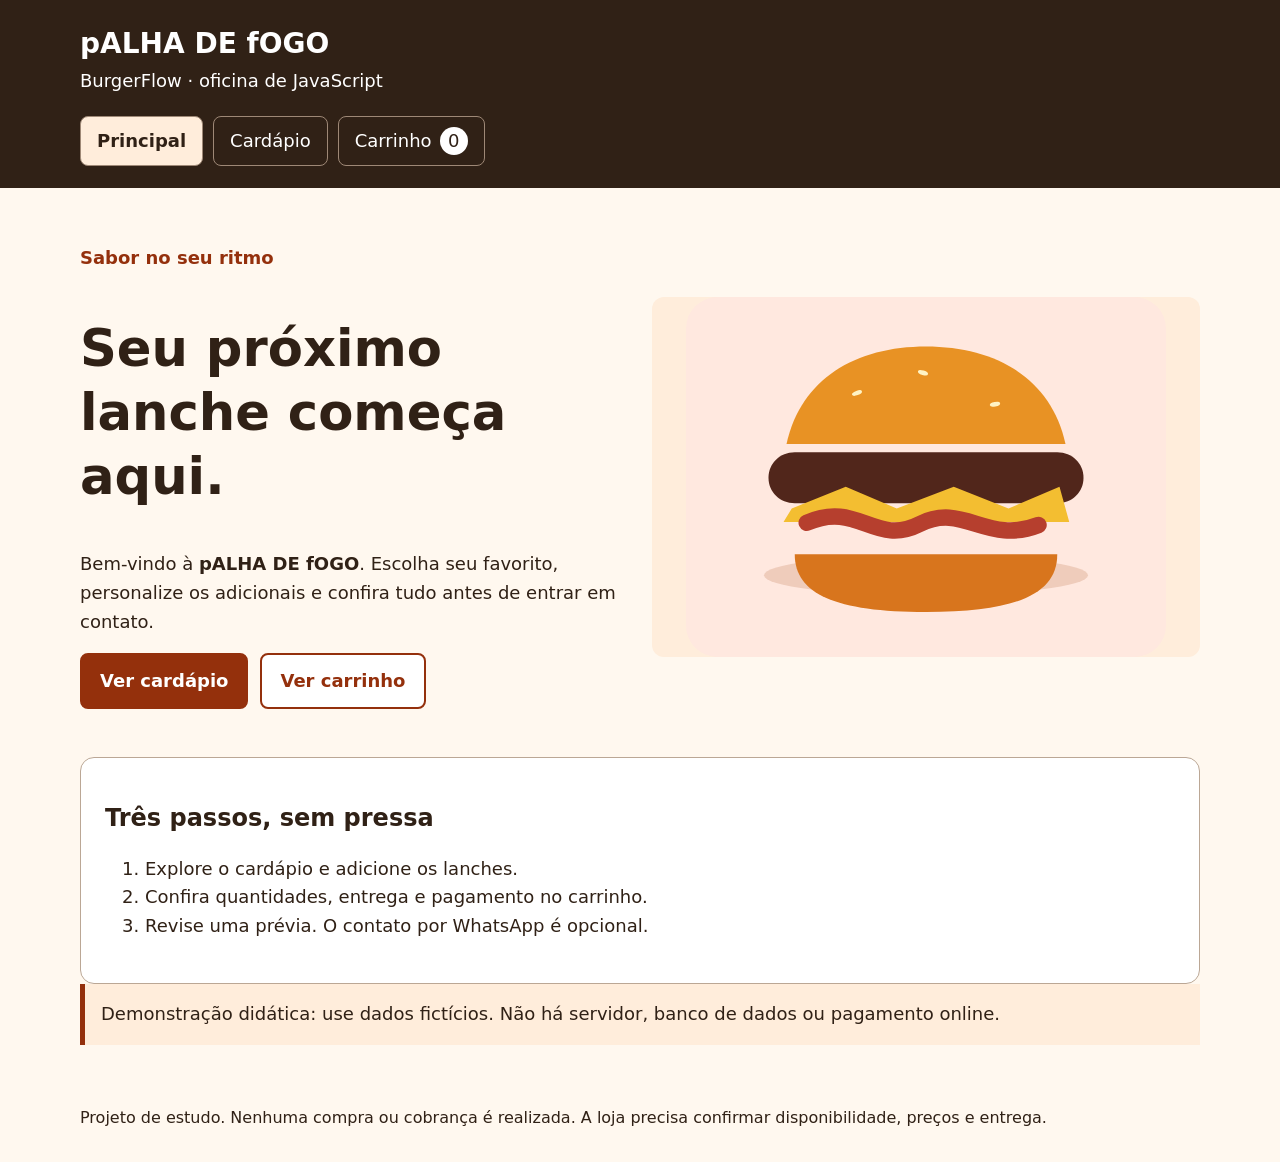
<file: ProjetoSemana3/index.html>
<!DOCTYPE html>
<html lang="pt-BR">
<head>
<meta charset="UTF-8">
<meta name="viewport" content="width=device-width, initial-scale=1.0">
<title>Principal — BurgerFlow</title>
<link rel="icon" href="img/burger-bacon.svg" type="image/svg+xml">
<link rel="stylesheet" href="css/estilo.css">
<script src="js/configuracao.js" defer>
</script>
<script src="js/regras.js" defer>
</script>
<script src="js/carrinho.js" defer>
</script>
<script src="js/app.js" defer>
</script>
</head>
<body>
<a class="pular" href="#conteudo">Pular para o conteúdo</a>
<header>
<div class="container">
<p class="marca" id="nome-loja">Fogo de Palha</p>
<p>BurgerFlow · oficina de JavaScript</p>
<nav aria-label="Navegação principal">
<a href="index.html" aria-current="page">Principal</a>
<a href="cardapio.html">Cardápio</a>
<a href="carrinho.html">Carrinho <span data-contador>0</span>
</a>
</nav>
</div>
</header>
<main class="container" id="conteudo">
<noscript><p class="aviso">Ative o JavaScript para adicionar e revisar os lanches. Nada é enviado por este formulário.</p></noscript>
<section class="hero colunas">
<div>
<p class="etapa">Sabor no seu ritmo</p>
<h1>Seu próximo lanche começa aqui.</h1>
<p>Bem-vindo à <strong data-nome-loja>Fogo de Palha</strong>. Escolha seu favorito, personalize os adicionais e confira tudo antes de entrar em contato.</p>
<div class="acoes">
<a class="botao" href="cardapio.html">Ver cardápio</a>
<a class="botao secundario" href="carrinho.html">Ver carrinho</a>
</div>
</div>
<img class="produto destaque" src="img/burger-bacon.svg" width="640" height="420" alt="Ilustração de hambúrguer com queijo, bacon e pão dourado">
</section>
<section class="cartao">
<h2>Três passos, sem pressa</h2>
<ol>
<li>Explore o cardápio e adicione os lanches.</li>
<li>Confira quantidades, entrega e pagamento no carrinho.</li>
<li>Revise uma prévia. O contato por WhatsApp é opcional.</li>
</ol>
</section>
<p class="aviso">Demonstração didática: use dados fictícios. Não há servidor, banco de dados ou pagamento online.</p>
<p id="status-armazenamento" role="status">
</p>
<noscript>
<p>Ative o JavaScript para montar seu carrinho.</p>
</noscript>
</main>
<footer class="container">Projeto de estudo. Nenhuma compra ou cobrança é realizada. A loja precisa confirmar disponibilidade, preços e entrega.</footer>
</body>
</html>
</file>
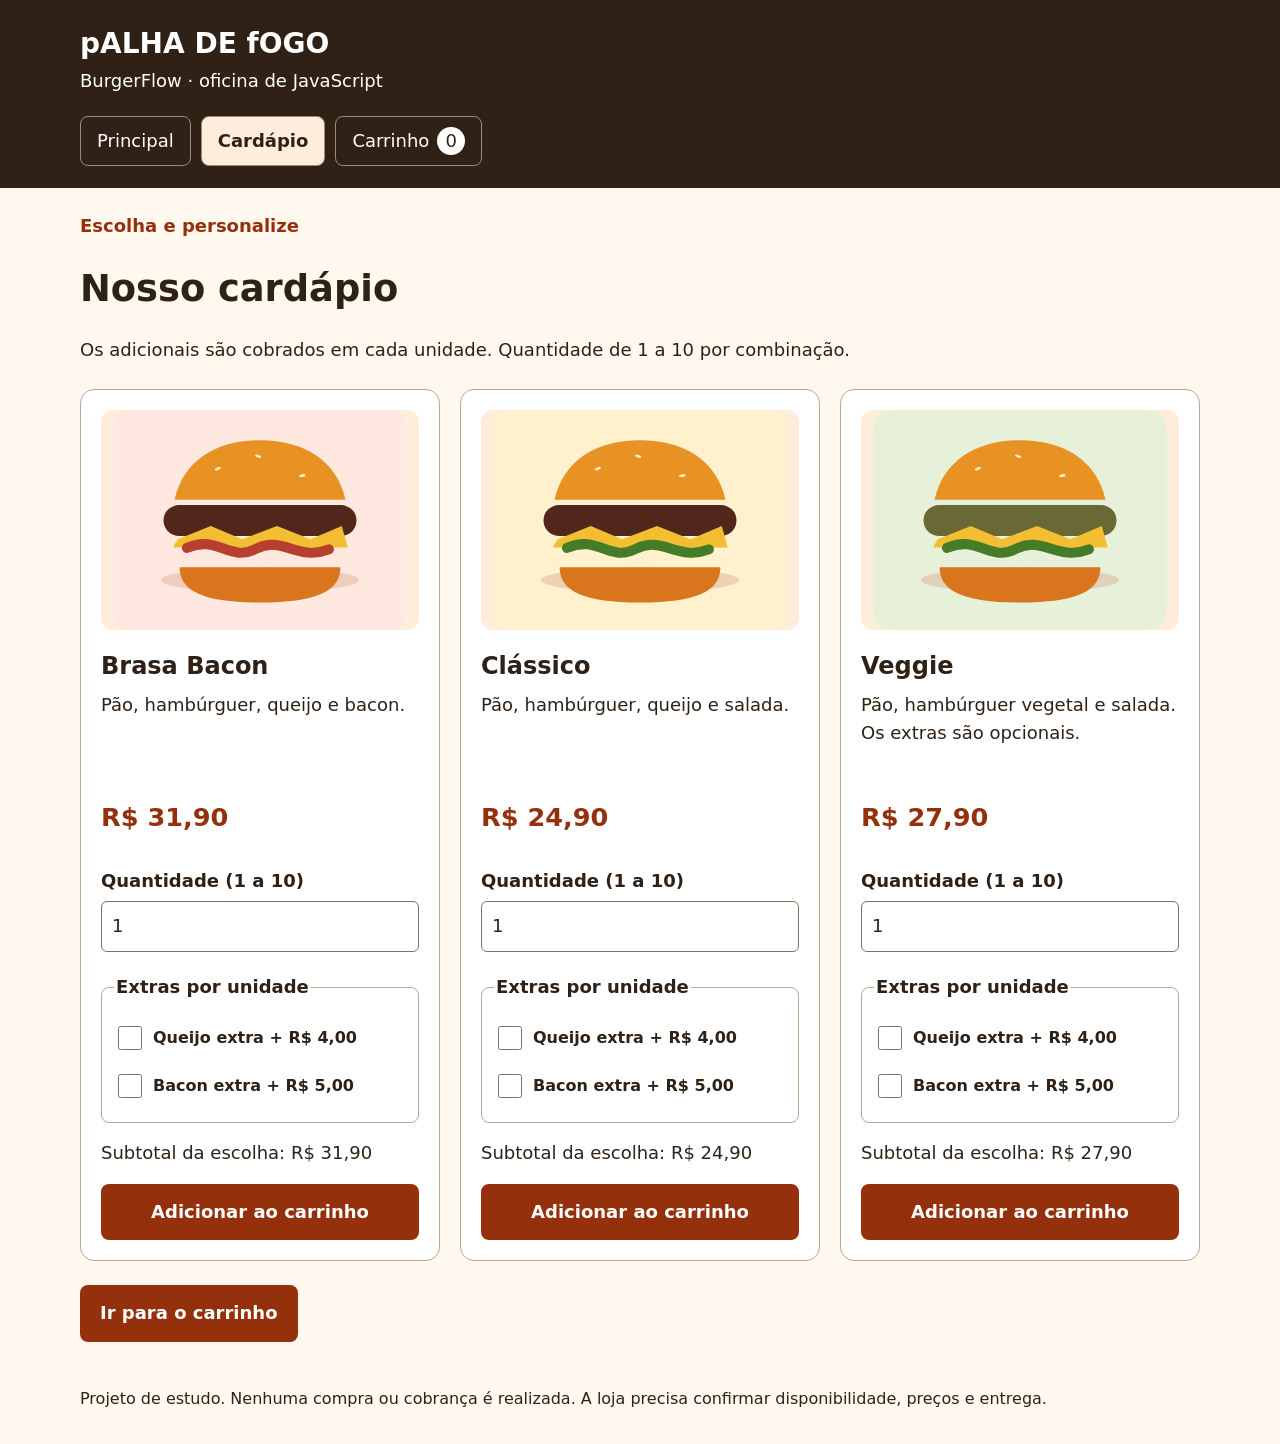
<file: ProjetoSemana3/cardapio.html>
<!DOCTYPE html>
<html lang="pt-BR">
<head>
<meta charset="UTF-8">
<meta name="viewport" content="width=device-width, initial-scale=1.0">
<title>Cardápio — BurgerFlow</title>
<link rel="icon" href="img/burger-bacon.svg" type="image/svg+xml">
<link rel="stylesheet" href="css/estilo.css">
<script src="js/configuracao.js" defer>
</script>
<script src="js/regras.js" defer>
</script>
<script src="js/carrinho.js" defer>
</script>
<script src="js/app.js" defer>
</script>
<script src="js/cardapio.js" defer>
</script>
</head>
<body>
<a class="pular" href="#conteudo">Pular para o conteúdo</a>
<header>
<div class="container">
<p class="marca" id="nome-loja">Fogo de Palha</p>
<p>BurgerFlow · oficina de JavaScript</p>
<nav aria-label="Navegação principal">
<a href="index.html">Principal</a>
<a href="cardapio.html" aria-current="page">Cardápio</a>
<a href="carrinho.html">Carrinho <span data-contador>0</span>
</a>
</nav>
</div>
</header>
<main class="container" id="conteudo">
<noscript><p class="aviso">Ative o JavaScript para adicionar e revisar os lanches. Nada é enviado por este formulário.</p></noscript>
<p class="etapa">Escolha e personalize</p>
<h1>Nosso cardápio</h1>
<p>Os adicionais são cobrados em cada unidade. Quantidade de 1 a 10 por combinação.</p>
<p id="status-armazenamento" role="status">
</p>
<div class="catalogo" id="catalogo">
</div>
<p id="feedback" role="status" tabindex="-1"></p>
<a class="botao" href="carrinho.html">Ir para o carrinho</a>
</main>
<footer class="container">Projeto de estudo. Nenhuma compra ou cobrança é realizada. A loja precisa confirmar disponibilidade, preços e entrega.</footer>
</body>
</html>
</file>
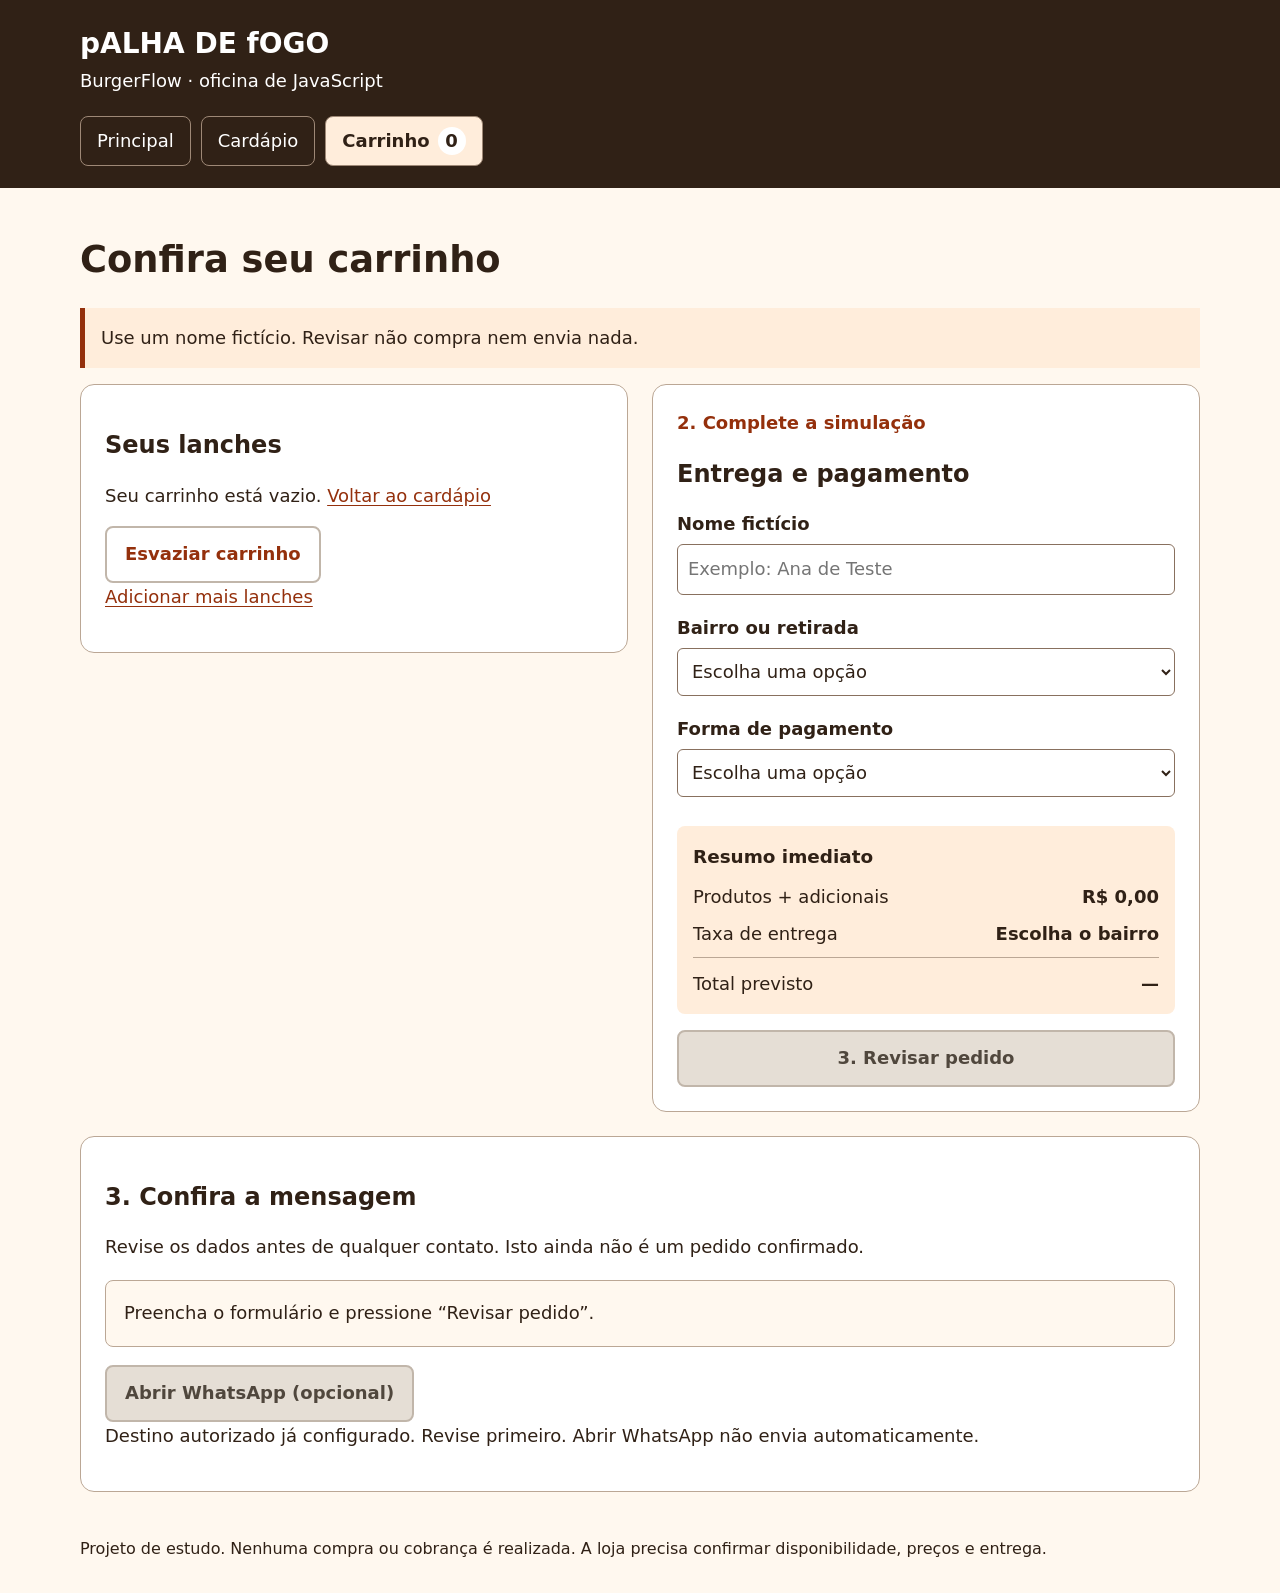
<file: ProjetoSemana3/carrinho.html>
<!DOCTYPE html>
<html lang="pt-BR">
<head>
<meta charset="UTF-8">
<meta name="viewport" content="width=device-width, initial-scale=1.0">
<title>Carrinho — BurgerFlow</title>
<link rel="icon" href="img/burger-bacon.svg" type="image/svg+xml">
<link rel="stylesheet" href="css/estilo.css">
<script src="js/configuracao.js" defer>
</script>
<script src="js/regras.js" defer>
</script>
<script src="js/carrinho.js" defer>
</script>
<script src="js/app.js" defer>
</script>
<script src="js/carrinho-pagina.js" defer>
</script>
</head>
<body>
<a class="pular" href="#conteudo">Pular para o conteúdo</a>
<header>
<div class="container">
<p class="marca" id="nome-loja">Fogo de Palha</p>
<p>BurgerFlow · oficina de JavaScript</p>
<nav aria-label="Navegação principal">
<a href="index.html">Principal</a>
<a href="cardapio.html">Cardápio</a>
<a href="carrinho.html" aria-current="page">Carrinho <span data-contador>0</span>
</a>
</nav>
</div>
</header>
<main class="container" id="conteudo">
<noscript><p class="aviso">Ative o JavaScript para adicionar e revisar os lanches. Nada é enviado por este formulário.</p></noscript>
<h1>Confira seu carrinho</h1>
<p class="aviso">Use um nome fictício. Revisar não compra nem envia nada.</p>
<p id="status-armazenamento" role="status" tabindex="-1">
</p>        <form id="formulario" novalidate>
            <div class="colunas">
<section class="cartao">
<h2>Seus lanches</h2>
<div id="itens-carrinho">
</div>
<p id="carrinho-vazio">Seu carrinho está vazio. <a href="cardapio.html">Voltar ao cardápio</a>
</p>
<button id="esvaziar" type="button" class="secundario">Esvaziar carrinho</button>
<p>
<a href="cardapio.html">Adicionar mais lanches</a>
</p>
</section>                <section class="cartao" aria-labelledby="titulo-dados">
                    <p class="etapa">2. Complete a simulação</p>
                    <h2 id="titulo-dados">Entrega e pagamento</h2>
                    <label for="nome">Nome fictício</label>
                    <input id="nome" name="nome" type="text" minlength="3" maxlength="60" autocomplete="off" placeholder="Exemplo: Ana de Teste" required>
                    <label for="bairro">Bairro ou retirada</label>
                    <select id="bairro" name="bairro" required>
                        <option value="">Escolha uma opção</option>
                        <option value="centro">Centro — taxa de R$ 5,00</option>
                        <option value="sao-judas">São Judas — taxa de R$ 7,00</option>
                        <option value="retirada">Retirada — sem taxa</option>
                    </select>
                    <label for="pagamento">Forma de pagamento</label>
                    <select id="pagamento" name="pagamento" required>
                        <option value="">Escolha uma opção</option>
                        <option value="pix">Pix</option>
                        <option value="cartao">Cartão</option>
                        <option value="dinheiro">Dinheiro</option>
                    </select>
                    <div id="campo-troco" hidden>
                        <label for="troco">Vai pagar com quanto? (opcional)</label>
                        <input id="troco" name="troco" type="number" min="0" step="0.01" inputmode="decimal" disabled aria-describedby="ajuda-troco">
                        <small id="ajuda-troco">Exemplo: 100. Deixe vazio se não precisar de troco. Não informe dados de cartão.</small>
                    </div>
                    <section class="resumo" aria-label="Valores previstos" aria-live="polite" aria-atomic="true">
                        <h3>Resumo imediato</h3>
                        <dl>
                            <div>
<dt>Produtos + adicionais</dt>
<dd id="subtotal">—</dd>
</div>
                            <div>
<dt>Taxa de entrega</dt>
<dd id="taxa">Escolha o bairro</dd>
</div>
                            <div class="total">
<dt>Total previsto</dt>
<dd id="total">—</dd>
</div>
                        </dl>
                    </section>
                    <p id="erro" class="erro" role="alert" tabindex="-1">
</p>
                    <button id="revisar" type="submit" disabled>3. Revisar pedido</button>
                </section>
            </div>
        </form>
        <section class="cartao revisao" aria-labelledby="titulo-revisao">
            <h2 id="titulo-revisao">3. Confira a mensagem</h2>
            <p>Revise os dados antes de qualquer contato. Isto ainda não é um pedido confirmado.</p>
            <pre id="mensagem" tabindex="0" aria-live="polite">Preencha o formulário e pressione “Revisar pedido”.</pre>
            <button id="whatsapp" type="button" disabled aria-describedby="aviso-whatsapp">Abrir WhatsApp (opcional)</button>
            <p id="aviso-whatsapp">Destino autorizado já configurado. Revise primeiro. Abrir WhatsApp não envia automaticamente.</p>
        </section>
</main>
<footer class="container">Projeto de estudo. Nenhuma compra ou cobrança é realizada. A loja precisa confirmar disponibilidade, preços e entrega.</footer>
</body>
</html>
</file>
<file: ProjetoSemana3/css/estilo.css>
/* Personalize as cores aqui. Mantenha contraste entre texto e fundo. */
:root {
    --fundo: #fff8ef;
    --papel: #ffffff;
    --texto: #302116;
    --destaque: #94300c;
    --borda: #bba795;
    --suave: #ffeddb;
}
* { box-sizing: border-box; }
body { margin: 0; background: var(--fundo); color: var(--texto); font: 1.125rem/1.6 system-ui, sans-serif; }
.container { width: min(1120px, 100% - 40px); margin: auto; }
header { background: var(--texto); color: white; padding: 22px 0; }
header p { margin: 0; }
.marca { font-size: 1.75rem; font-weight: 800; }
main { padding: 24px 0; }
h1 { font-size: clamp(1.65rem, 4vw, 2.3rem); line-height: 1.25; }
h2 { font-size: 1.5rem; line-height: 1.35; }
h3 { margin: 0; font-size: 1.15rem; }
p { margin: 0 0 16px; }
.aviso { padding: 16px; border-left: 5px solid var(--destaque); background: var(--suave); }
.colunas { display: grid; grid-template-columns: 1fr 1fr; gap: 24px; align-items: start; }
.cartao { background: var(--papel); border: 1px solid var(--borda); border-radius: 14px; padding: 24px; }
.etapa { color: var(--destaque); font-weight: 750; }
.produto { display: block; width: 100%; max-height: 220px; object-fit: contain; border-radius: 12px; background: var(--suave); }
.preco { font-size: 1.6rem; font-weight: 800; color: var(--destaque); }
label, legend { font-weight: 650; }
label { display: block; margin-top: 14px; }
input:not([type="checkbox"]), select { width: 100%; min-height: 48px; margin: 5px 0; padding: 10px; border: 1px solid #88705e; border-radius: 6px; background: white; color: var(--texto); font: inherit; }
input[type="checkbox"] { width: 24px; height: 24px; flex-shrink: 0; accent-color: var(--destaque); }
fieldset { margin: 22px 0 0; padding: 12px; border: 1px solid var(--borda); border-radius: 8px; }
.opcao { display: flex; align-items: center; gap: 10px; min-height: 48px; margin-top: 0; flex-wrap: wrap; }
small { display: block; font-size: .95rem; }
.resumo { background: var(--suave); padding: 16px; margin-top: 24px; border-radius: 8px; }
dl { margin: 12px 0 0; }
dl div { display: flex; justify-content: space-between; gap: 12px; margin-top: 8px; }
dd { margin: 0; font-weight: 750; text-align: right; }
.total { border-top: 1px solid var(--borda); padding-top: 12px; }
button { min-height: 48px; max-width: 100%; border: 2px solid var(--destaque); border-radius: 8px; background: var(--destaque); color: white; font: inherit; font-weight: 750; padding: 12px 18px; cursor: pointer; }
#revisar { width: 100%; }
button:disabled { border-color: #c1b6aa; background: #e5ded5; color: #50473d; cursor: not-allowed; }
button.secundario { background: white; color: var(--destaque); }
:focus-visible { outline: 3px solid #165bbc; outline-offset: 4px; }
.erro { color: #9b1717; font-weight: 650; margin-top: 12px; }
.revisao, .rascunho { margin-top: 24px; }
pre { white-space: pre-wrap; overflow-wrap: anywhere; font: inherit; padding: 18px; background: var(--fundo); border: 1px solid var(--borda); border-radius: 8px; }
footer { padding: 20px 0 32px; font-size: 1rem; }
.pular { position: absolute; top: -100px; left: 16px; background: white; color: var(--texto); padding: 10px; z-index: 1; }
.pular:focus { top: 10px; }
[hidden] { display: none !important; }
@media (max-width: 760px) {
    .colunas { grid-template-columns: 1fr; }
    .cartao { padding: 18px; }
    .container { width: calc(100% - 24px); }
    dl div { flex-wrap: wrap; }
}

/* Três documentos, a mesma identidade visual. */
a { color: var(--destaque); text-underline-offset: 3px; }
nav { display: flex; flex-wrap: wrap; gap: 10px; margin-top: 20px; }
nav a { display: inline-flex; align-items: center; gap: 8px; padding: 10px 16px; min-height: 48px; color: white; border: 1px solid #9e8876; border-radius: 8px; text-decoration: none; }
nav a[aria-current="page"] { background: var(--suave); color: var(--texto); font-weight: 800; }
[data-contador] { min-width: 28px; border-radius: 20px; padding: 0 6px; text-align: center; background: white; color: var(--texto); }
.hero { align-items: center; padding: 32px 0 48px; }
.hero h1 { font-size: clamp(2rem, 4vw, 3.25rem); }
.produto.destaque { max-height: 360px; height: auto; }
.acoes { display: flex; flex-wrap: wrap; gap: 12px; }
.botao { display: inline-block; min-height: 48px; padding: 12px 18px; background: var(--destaque); color: white; border: 2px solid var(--destaque); border-radius: 8px; font-weight: 750; text-decoration: none; text-align: center; }
.botao.secundario { background: white; color: var(--destaque); }
.catalogo { display: grid; grid-template-columns: repeat(3, minmax(0, 1fr)); gap: 20px; margin: 24px 0; }
.produto-card { padding: 20px; display: flex; flex-direction: column; }
.produto-card .descricao { min-height: 90px; }
.produto-card h2 { margin-bottom: 8px; }
.produto-card fieldset { margin: 16px 0; }
.produto-card button { margin-top: auto; }
.produto-card label.opcao { font-size: 1rem; gap: 8px; flex-wrap: nowrap; }
.item-carrinho { padding: 18px 0; border-bottom: 1px solid var(--borda); }
.item-carrinho h3 { font-size: 1.3rem; }
.item-carrinho .extras { margin: 8px 0; }
.item-carrinho .valor-item { margin: 8px 0; font-weight: 750; }
#status-armazenamento { font-size: 1rem; overflow-wrap: anywhere; }
#feedback:not(:empty) { padding: 16px; background: var(--suave); border-left: 5px solid var(--destaque); }
@media (max-width: 950px) { .catalogo { grid-template-columns: 1fr; } .produto-card .descricao { min-height: 0; } .produto-card .produto { max-height: 240px; } }
@media (max-width: 480px) { nav { gap: 6px; } nav a { padding: 8px 10px; font-size: 1rem; } .hero { padding: 16px 0 28px; } }
</file>
